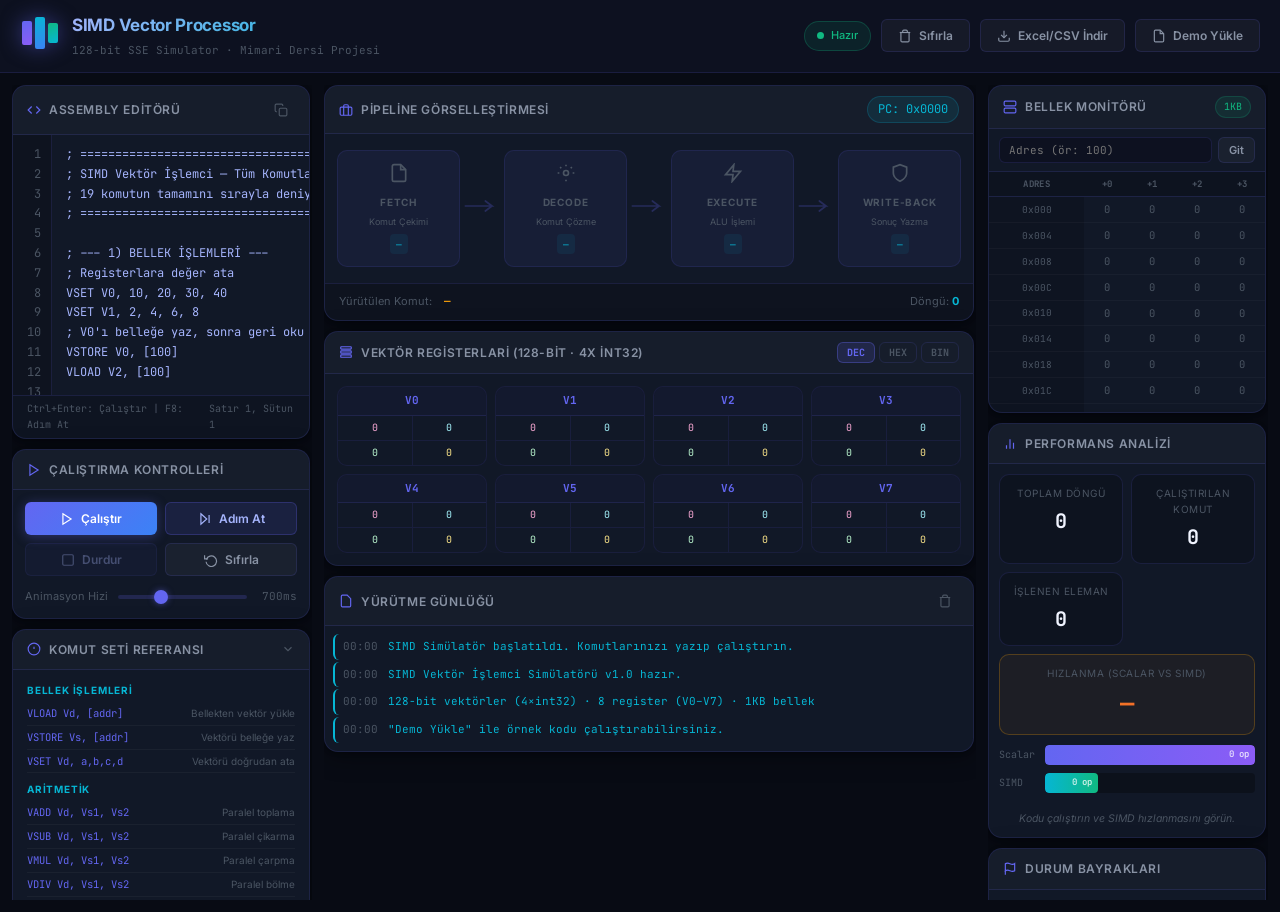
<file: index.html>
<!DOCTYPE html>
<html lang="tr">
<head>
  <meta charset="UTF-8" />
  <meta name="viewport" content="width=device-width, initial-scale=1.0" />
  <title>SIMD Vektör İşlemci Simülatörü</title>
  <meta name="description" content="128-bit SSE benzeri SIMD Vektör İşlemci Simülatörü - Pipeline görselleştirmesi, register ve bellek monitörü ile interaktif assembly editörü." />
  <link rel="preconnect" href="https://fonts.googleapis.com" />
  <link href="https://fonts.googleapis.com/css2?family=JetBrains+Mono:wght@300;400;500;600;700&family=Inter:wght@300;400;500;600;700;800&display=swap" rel="stylesheet" />
  <link rel="icon" type="image/svg+xml" href="data:image/svg+xml,%3Csvg xmlns='http://www.w3.org/2000/svg' viewBox='0 0 40 40'%3E%3Crect x='2' y='8' width='10' height='24' rx='2' fill='%234f8cff'/%3E%3Crect x='15' y='4' width='10' height='32' rx='2' fill='%2300e5a0'/%3E%3Crect x='28' y='10' width='10' height='20' rx='2' fill='%23ff6b6b'/%3E%3C/svg%3E" />
  <link rel="stylesheet" href="style.css" />
</head>
<body>
  <!-- Header -->
  <header class="app-header">
    <div class="header-logo">
      <div class="logo-icon">
        <svg viewBox="0 0 40 40" fill="none" xmlns="http://www.w3.org/2000/svg">
          <rect x="2" y="8" width="10" height="24" rx="2" fill="url(#grad1)"/>
          <rect x="15" y="4" width="10" height="32" rx="2" fill="url(#grad2)"/>
          <rect x="28" y="10" width="10" height="20" rx="2" fill="url(#grad3)"/>
          <defs>
            <linearGradient id="grad1" x1="2" y1="8" x2="12" y2="32" gradientUnits="userSpaceOnUse">
              <stop stop-color="#6366f1"/>
              <stop offset="1" stop-color="#8b5cf6"/>
            </linearGradient>
            <linearGradient id="grad2" x1="15" y1="4" x2="25" y2="36" gradientUnits="userSpaceOnUse">
              <stop stop-color="#06b6d4"/>
              <stop offset="1" stop-color="#3b82f6"/>
            </linearGradient>
            <linearGradient id="grad3" x1="28" y1="10" x2="38" y2="30" gradientUnits="userSpaceOnUse">
              <stop stop-color="#10b981"/>
              <stop offset="1" stop-color="#06b6d4"/>
            </linearGradient>
          </defs>
        </svg>
      </div>
      <div class="header-title">
        <h1>SIMD Vector Processor</h1>
        <span class="header-subtitle">128-bit SSE Simulator &middot; Mimari Dersi Projesi</span>
      </div>
    </div>
    <div class="header-controls">
      <div class="status-badge" id="status-badge">
        <span class="status-dot"></span>
        <span id="status-text">Hazır</span>
      </div>
      <button class="btn btn-ghost" id="btn-clear-all" title="Tümünü Temizle">
        <svg viewBox="0 0 24 24" fill="none" stroke="currentColor" stroke-width="2"><polyline points="3 6 5 6 21 6"/><path d="M19 6v14a2 2 0 0 1-2 2H7a2 2 0 0 1-2-2V6m3 0V4a2 2 0 0 1 2-2h4a2 2 0 0 1 2 2v2"/></svg>
        Sıfırla
      </button>
      <button class="btn btn-ghost" id="btn-export-csv" title="Sonuçları Excel/CSV olarak indir">
        <svg viewBox="0 0 24 24" fill="none" stroke="currentColor" stroke-width="2"><path d="M21 15v4a2 2 0 0 1-2 2H5a2 2 0 0 1-2-2v-4"/><polyline points="7 10 12 15 17 10"/><line x1="12" y1="15" x2="12" y2="3"/></svg>
        Excel/CSV İndir
      </button>
      <button class="btn btn-ghost" id="btn-load-demo" title="Demo Yükle">
        <svg viewBox="0 0 24 24" fill="none" stroke="currentColor" stroke-width="2"><path d="M14 2H6a2 2 0 0 0-2 2v16a2 2 0 0 0 2 2h12a2 2 0 0 0 2-2V8z"/><polyline points="14 2 14 8 20 8"/></svg>
        Demo Yükle
      </button>
    </div>
  </header>

  <!-- Main Layout -->
  <main class="app-main">

    <!-- LEFT PANEL: Editor + Controls -->
    <aside class="panel panel-left">

      <!-- Code Editor -->
      <div class="card editor-card">
        <div class="card-header">
          <div class="card-title">
            <svg viewBox="0 0 24 24" fill="none" stroke="currentColor" stroke-width="2"><polyline points="16 18 22 12 16 6"/><polyline points="8 6 2 12 8 18"/></svg>
            Assembly Editörü
          </div>
          <div class="card-actions">
            <button class="btn-icon" id="btn-copy" title="Kopyala">
              <svg viewBox="0 0 24 24" fill="none" stroke="currentColor" stroke-width="2"><rect x="9" y="9" width="13" height="13" rx="2" ry="2"/><path d="M5 15H4a2 2 0 0 1-2-2V4a2 2 0 0 1 2-2h9a2 2 0 0 1 2 2v1"/></svg>
            </button>
          </div>
        </div>
        <div class="editor-wrapper">
          <div class="line-numbers" id="line-numbers">1</div>
          <textarea id="code-editor" spellcheck="false" placeholder="; SIMD komutlarini buraya yazin"></textarea>
        </div>
        <div class="editor-footer">
          <span class="editor-hint">Ctrl+Enter: Çalıştır | F8: Adım At</span>
          <span id="cursor-pos">Satır 1, Sütun 1</span>
        </div>
      </div>

      <!-- Execution Controls -->
      <div class="card controls-card">
        <div class="card-header">
          <div class="card-title">
            <svg viewBox="0 0 24 24" fill="none" stroke="currentColor" stroke-width="2"><polygon points="5 3 19 12 5 21 5 3"/></svg>
            Çalıştırma Kontrolleri
          </div>
        </div>
        <div class="controls-grid">
          <button class="btn btn-primary" id="btn-run">
            <svg viewBox="0 0 24 24" fill="none" stroke="currentColor" stroke-width="2"><polygon points="5 3 19 12 5 21 5 3"/></svg>
            Çalıştır
          </button>
          <button class="btn btn-secondary" id="btn-step">
            <svg viewBox="0 0 24 24" fill="none" stroke="currentColor" stroke-width="2"><polygon points="5 3 15 12 5 21 5 3"/><line x1="19" y1="5" x2="19" y2="19"/></svg>
            Adım At
          </button>
          <button class="btn btn-secondary" id="btn-stop" disabled>
            <svg viewBox="0 0 24 24" fill="none" stroke="currentColor" stroke-width="2"><rect x="3" y="3" width="18" height="18" rx="2"/></svg>
            Durdur
          </button>
          <button class="btn btn-ghost" id="btn-reset">
            <svg viewBox="0 0 24 24" fill="none" stroke="currentColor" stroke-width="2"><polyline points="1 4 1 10 7 10"/><path d="M3.51 15a9 9 0 1 0 .49-3.96"/></svg>
            Sıfırla
          </button>
        </div>
        <div class="speed-control">
          <label for="speed-slider">Animasyon Hizi</label>
          <input type="range" id="speed-slider" min="100" max="2000" value="700" step="100" />
          <span id="speed-val">700ms</span>
        </div>
      </div>

      <!-- Instruction Set Reference -->
      <div class="card isa-card">
        <div class="card-header collapsible" id="isa-toggle">
          <div class="card-title">
            <svg viewBox="0 0 24 24" fill="none" stroke="currentColor" stroke-width="2"><circle cx="12" cy="12" r="10"/><line x1="12" y1="8" x2="12" y2="12"/><line x1="12" y1="16" x2="12.01" y2="16"/></svg>
            Komut Seti Referansı
          </div>
          <svg class="chevron" viewBox="0 0 24 24" fill="none" stroke="currentColor" stroke-width="2"><polyline points="6 9 12 15 18 9"/></svg>
        </div>
        <div class="isa-body" id="isa-body">
          <div class="isa-category">
            <div class="isa-cat-title">Bellek İşlemleri</div>
            <div class="isa-item"><code>VLOAD Vd, [addr]</code><span>Bellekten vektör yükle</span></div>
            <div class="isa-item"><code>VSTORE Vs, [addr]</code><span>Vektörü belleğe yaz</span></div>
            <div class="isa-item"><code>VSET Vd, a,b,c,d</code><span>Vektörü doğrudan ata</span></div>
          </div>
          <div class="isa-category">
            <div class="isa-cat-title">Aritmetik</div>
            <div class="isa-item"><code>VADD Vd, Vs1, Vs2</code><span>Paralel toplama</span></div>
            <div class="isa-item"><code>VSUB Vd, Vs1, Vs2</code><span>Paralel çikarma</span></div>
            <div class="isa-item"><code>VMUL Vd, Vs1, Vs2</code><span>Paralel çarpma</span></div>
            <div class="isa-item"><code>VDIV Vd, Vs1, Vs2</code><span>Paralel bölme</span></div>
            <div class="isa-item"><code>VDOT Vd, Vs1, Vs2</code><span>Dot product</span></div>
            <div class="isa-item"><code>VABS Vd, Vs</code><span>Mutlak deger</span></div>
            <div class="isa-item"><code>VMAX Vd, Vs1, Vs2</code><span>Eleman bazli maksimum</span></div>
            <div class="isa-item"><code>VMIN Vd, Vs1, Vs2</code><span>Eleman bazli minimum</span></div>
          </div>
          <div class="isa-category">
            <div class="isa-cat-title">Mantık ve Bit</div>
            <div class="isa-item"><code>VAND Vd, Vs1, Vs2</code><span>Bitwise AND</span></div>
            <div class="isa-item"><code>VOR Vd, Vs1, Vs2</code><span>Bitwise OR</span></div>
            <div class="isa-item"><code>VXOR Vd, Vs1, Vs2</code><span>Bitwise XOR</span></div>
            <div class="isa-item"><code>VNOT Vd, Vs</code><span>Bitwise NOT</span></div>
            <div class="isa-item"><code>VSHL Vd, Vs, n</code><span>Sola bit kaydırma</span></div>
            <div class="isa-item"><code>VSHR Vd, Vs, n</code><span>Sağa bit kaydırma</span></div>
          </div>
          <div class="isa-category">
            <div class="isa-cat-title">Karşılaştırma</div>
            <div class="isa-item"><code>VCMPEQ Vd, Vs1, Vs2</code><span>Eşitlik maskesi</span></div>
            <div class="isa-item"><code>VCMPGT Vd, Vs1, Vs2</code><span>Büyüktür maskesi</span></div>
            <div class="isa-item"><code>VCMPLT Vd, Vs1, Vs2</code><span>Küçüktür maskesi</span></div>
          </div>
        </div>
      </div>

    </aside>

    <!-- CENTER PANEL: Pipeline + Output -->
    <section class="panel panel-center">

      <!-- Pipeline Visualization -->
      <div class="card pipeline-card">
        <div class="card-header">
          <div class="card-title">
            <svg viewBox="0 0 24 24" fill="none" stroke="currentColor" stroke-width="2"><rect x="2" y="7" width="20" height="14" rx="2" ry="2"/><path d="M16 21V5a2 2 0 0 0-2-2h-4a2 2 0 0 0-2 2v16"/></svg>
            Pipeline Görselleştirmesi
          </div>
          <div class="pipeline-pc-badge">PC: <span id="pipeline-pc">0x0000</span></div>
        </div>
        <div class="pipeline-stages">
          <div class="pipeline-stage" id="stage-fetch">
            <div class="stage-icon">
              <svg viewBox="0 0 24 24" fill="none" stroke="currentColor" stroke-width="2"><path d="M14 2H6a2 2 0 0 0-2 2v16a2 2 0 0 0 2 2h12a2 2 0 0 0 2-2V8z"/><polyline points="14 2 14 8 20 8"/></svg>
            </div>
            <div class="stage-name">FETCH</div>
            <div class="stage-desc">Komut Çekimi</div>
            <div class="stage-instr" id="fetch-instr">—</div>
          </div>
          <div class="pipeline-arrow">
            <svg viewBox="0 0 40 24" fill="none"><path d="M0 12 L32 12 L24 6 M32 12 L24 18" stroke="currentColor" stroke-width="2" stroke-linecap="round"/></svg>
          </div>
          <div class="pipeline-stage" id="stage-decode">
            <div class="stage-icon">
              <svg viewBox="0 0 24 24" fill="none" stroke="currentColor" stroke-width="2"><circle cx="12" cy="12" r="3"/><path d="M19.07 4.93l-1.41 1.41M4.93 4.93l1.41 1.41M12 2v2M12 20v2M20 12h2M2 12h2"/></svg>
            </div>
            <div class="stage-name">DECODE</div>
            <div class="stage-desc">Komut Çözme</div>
            <div class="stage-instr" id="decode-instr">—</div>
          </div>
          <div class="pipeline-arrow">
            <svg viewBox="0 0 40 24" fill="none"><path d="M0 12 L32 12 L24 6 M32 12 L24 18" stroke="currentColor" stroke-width="2" stroke-linecap="round"/></svg>
          </div>
          <div class="pipeline-stage" id="stage-execute">
            <div class="stage-icon">
              <svg viewBox="0 0 24 24" fill="none" stroke="currentColor" stroke-width="2"><polygon points="13 2 3 14 12 14 11 22 21 10 12 10 13 2"/></svg>
            </div>
            <div class="stage-name">EXECUTE</div>
            <div class="stage-desc">ALU İşlemi</div>
            <div class="stage-instr" id="execute-instr">—</div>
          </div>
          <div class="pipeline-arrow">
            <svg viewBox="0 0 40 24" fill="none"><path d="M0 12 L32 12 L24 6 M32 12 L24 18" stroke="currentColor" stroke-width="2" stroke-linecap="round"/></svg>
          </div>
          <div class="pipeline-stage" id="stage-writeback">
            <div class="stage-icon">
              <svg viewBox="0 0 24 24" fill="none" stroke="currentColor" stroke-width="2"><path d="M12 22s8-4 8-10V5l-8-3-8 3v7c0 6 8 10 8 10z"/></svg>
            </div>
            <div class="stage-name">WRITE-BACK</div>
            <div class="stage-desc">Sonuç Yazma</div>
            <div class="stage-instr" id="writeback-instr">—</div>
          </div>
        </div>
        <div class="current-instr-bar" id="current-instr-bar">
          <span class="cib-label">Yürütülen Komut:</span>
          <span class="cib-instr" id="cib-instr">—</span>
          <span class="cib-cycle">Döngü: <strong id="cib-cycle">0</strong></span>
        </div>
      </div>

      <!-- Vector Registers -->
      <div class="card registers-card">
        <div class="card-header">
          <div class="card-title">
            <svg viewBox="0 0 24 24" fill="none" stroke="currentColor" stroke-width="2"><rect x="3" y="3" width="18" height="4" rx="1"/><rect x="3" y="10" width="18" height="4" rx="1"/><rect x="3" y="17" width="18" height="4" rx="1"/></svg>
            Vektör Registerlari (128-bit · 4x int32)
          </div>
          <div class="register-view-toggle">
            <button class="view-btn active" id="view-dec" data-view="dec">DEC</button>
            <button class="view-btn" id="view-hex" data-view="hex">HEX</button>
            <button class="view-btn" id="view-bin" data-view="bin">BIN</button>
          </div>
        </div>
        <div class="registers-grid" id="registers-grid">
          <!-- Populated by JS -->
        </div>
      </div>

      <!-- Execution Log -->
      <div class="card log-card">
        <div class="card-header">
          <div class="card-title">
            <svg viewBox="0 0 24 24" fill="none" stroke="currentColor" stroke-width="2"><path d="M14 2H6a2 2 0 0 0-2 2v16a2 2 0 0 0 2 2h12a2 2 0 0 0 2-2V8z"/></svg>
            Yürütme Günlüğü
          </div>
          <button class="btn-icon" id="btn-clear-log" title="Günlüğü Temizle">
            <svg viewBox="0 0 24 24" fill="none" stroke="currentColor" stroke-width="2"><polyline points="3 6 5 6 21 6"/><path d="M19 6v14a2 2 0 0 1-2 2H7a2 2 0 0 1-2-2V6m3 0V4a2 2 0 0 1 2-2h4a2 2 0 0 1 2 2v2"/></svg>
          </button>
        </div>
        <div class="log-body" id="log-body">
          <div class="log-entry log-info">
            <span class="log-time">00:00</span>
            <span class="log-msg">SIMD Simülatör başlatıldı. Komutlarınızı yazıp çalıştırın.</span>
          </div>
        </div>
      </div>

    </section>

    <!-- RIGHT PANEL: Memory + Performance -->
    <aside class="panel panel-right">

      <!-- Memory View -->
      <div class="card memory-card">
        <div class="card-header">
          <div class="card-title">
            <svg viewBox="0 0 24 24" fill="none" stroke="currentColor" stroke-width="2"><rect x="2" y="2" width="20" height="8" rx="2" ry="2"/><rect x="2" y="14" width="20" height="8" rx="2" ry="2"/></svg>
            Bellek Monitörü
          </div>
          <span class="memory-size-badge">1KB</span>
        </div>
        <div class="memory-controls">
          <input type="number" id="mem-jump-addr" placeholder="Adres (ör: 100)" min="0" max="255" />
          <button class="btn btn-ghost btn-sm" id="btn-mem-jump">Git</button>
        </div>
        <div class="memory-table-wrapper">
          <table class="memory-table">
            <thead>
              <tr>
                <th>Adres</th>
                <th>+0</th>
                <th>+1</th>
                <th>+2</th>
                <th>+3</th>
              </tr>
            </thead>
            <tbody id="memory-body">
              <!-- Populated by JS -->
            </tbody>
          </table>
        </div>
      </div>

      <!-- Performance Stats -->
      <div class="card perf-card">
        <div class="card-header">
          <div class="card-title">
            <svg viewBox="0 0 24 24" fill="none" stroke="currentColor" stroke-width="2"><line x1="18" y1="20" x2="18" y2="10"/><line x1="12" y1="20" x2="12" y2="4"/><line x1="6" y1="20" x2="6" y2="14"/></svg>
            Performans Analizi
          </div>
        </div>
        <div class="perf-stats">
          <div class="perf-stat">
            <div class="perf-stat-label">Toplam Döngü</div>
            <div class="perf-stat-value" id="stat-cycles">0</div>
          </div>
          <div class="perf-stat">
            <div class="perf-stat-label">Çalıştırılan Komut</div>
            <div class="perf-stat-value" id="stat-instr">0</div>
          </div>
          <div class="perf-stat">
            <div class="perf-stat-label">İşlenen Eleman</div>
            <div class="perf-stat-value" id="stat-elems">0</div>
          </div>
          <div class="perf-stat highlight">
            <div class="perf-stat-label">Hızlanma (Scalar vs SIMD)</div>
            <div class="perf-stat-value speedup" id="stat-speedup">—</div>
          </div>
        </div>
        <div class="speedup-chart">
          <div class="speedup-bar-group">
            <div class="speedup-bar-label">Scalar</div>
            <div class="speedup-bar-track">
              <div class="speedup-bar scalar-bar" id="scalar-bar" style="width:100%">
                <span id="scalar-ops">0 op</span>
              </div>
            </div>
          </div>
          <div class="speedup-bar-group">
            <div class="speedup-bar-label">SIMD</div>
            <div class="speedup-bar-track">
              <div class="speedup-bar simd-bar" id="simd-bar" style="width:25%">
                <span id="simd-ops">0 op</span>
              </div>
            </div>
          </div>
        </div>
        <div class="perf-note" id="perf-note">Kodu çalıştırın ve SIMD hızlanmasını görün.</div>
      </div>

      <!-- Flags / Status Register -->
      <div class="card flags-card">
        <div class="card-header">
          <div class="card-title">
            <svg viewBox="0 0 24 24" fill="none" stroke="currentColor" stroke-width="2"><path d="M4 15s1-1 4-1 5 2 8 2 4-1 4-1V3s-1 1-4 1-5-2-8-2-4 1-4 1z"/><line x1="4" y1="22" x2="4" y2="15"/></svg>
            Durum Bayrakları
          </div>
        </div>
        <div class="flags-grid">
          <div class="flag-item" id="flag-zero">
            <div class="flag-led"></div>
            <div class="flag-name">ZF</div>
            <div class="flag-desc">Zero</div>
          </div>
          <div class="flag-item" id="flag-overflow">
            <div class="flag-led"></div>
            <div class="flag-name">OF</div>
            <div class="flag-desc">Overflow</div>
          </div>
          <div class="flag-item" id="flag-negative">
            <div class="flag-led"></div>
            <div class="flag-name">NF</div>
            <div class="flag-desc">Negative</div>
          </div>
          <div class="flag-item" id="flag-carry">
            <div class="flag-led"></div>
            <div class="flag-name">CF</div>
            <div class="flag-desc">Carry</div>
          </div>
        </div>
        <div class="mask-display" id="mask-display" style="display:none">
          <div class="mask-label">Son Karşılaştırma Maskesi</div>
          <div class="mask-value" id="mask-value">[0, 0, 0, 0]</div>
        </div>
      </div>

    </aside>
  </main>

  <div id="toast-container"></div>

  <script src="simulator.js"></script>
</body>
</html>
</file>
<file: style.css>
/* ============================================================
   SIMD Vector Processor Simulator — style.css
   Premium dark-mode design with glassmorphism & animations
   ============================================================ */

/* ── Tokens ───────────────────────────────────────────────── */
:root {
  --bg-base:        #080b14;
  --bg-surface:     #0d1120;
  --bg-card:        #111827;
  --bg-card-hover:  #141d2e;
  --bg-input:       #0d1120;

  --border:         rgba(99,102,241,0.15);
  --border-bright:  rgba(99,102,241,0.4);

  --text-primary:   #f0f4ff;
  --text-secondary: #8892a4;
  --text-muted:     #4b5563;
  --text-code:      #a5b4fc;

  --accent-purple:  #6366f1;
  --accent-cyan:    #06b6d4;
  --accent-green:   #10b981;
  --accent-amber:   #f59e0b;
  --accent-red:     #ef4444;
  --accent-blue:    #3b82f6;

  --stage-idle:     rgba(99,102,241,0.08);
  --stage-active:   rgba(99,102,241,0.22);

  --font-sans:    'Inter', system-ui, sans-serif;
  --font-mono:    'JetBrains Mono', 'Fira Code', monospace;

  --radius-sm:  6px;
  --radius-md:  10px;
  --radius-lg:  14px;
  --radius-xl:  20px;

  --shadow-card: 0 4px 24px rgba(0,0,0,0.4), 0 1px 4px rgba(0,0,0,0.3);
  --shadow-glow: 0 0 24px rgba(99,102,241,0.15);

  --transition: 0.22s cubic-bezier(0.4,0,0.2,1);
}

/* ── Reset ───────────────────────────────────────────────── */
*, *::before, *::after { box-sizing: border-box; margin: 0; padding: 0; }
html { height: 100%; }
body {
  min-height: 100vh;
  background: var(--bg-base);
  color: var(--text-primary);
  font-family: var(--font-sans);
  font-size: 13px;
  line-height: 1.6;
  overflow-x: hidden;
}

/* ── Scrollbar ───────────────────────────────────────────── */
::-webkit-scrollbar { width: 5px; height: 5px; }
::-webkit-scrollbar-track { background: var(--bg-surface); }
::-webkit-scrollbar-thumb { background: rgba(99,102,241,0.3); border-radius: 8px; }
::-webkit-scrollbar-thumb:hover { background: rgba(99,102,241,0.5); }

/* ── Header ─────────────────────────────────────────────── */
.app-header {
  display: flex;
  align-items: center;
  justify-content: space-between;
  padding: 12px 20px;
  background: var(--bg-surface);
  border-bottom: 1px solid var(--border);
  position: sticky;
  top: 0;
  z-index: 100;
  backdrop-filter: blur(12px);
}
.header-logo {
  display: flex;
  align-items: center;
  gap: 12px;
}
.logo-icon svg {
  width: 40px;
  height: 40px;
  filter: drop-shadow(0 0 10px rgba(99,102,241,0.5));
}
.header-title h1 {
  font-size: 17px;
  font-weight: 700;
  background: linear-gradient(135deg, #a5b4fc, #06b6d4);
  -webkit-background-clip: text;
  -webkit-text-fill-color: transparent;
  background-clip: text;
  letter-spacing: -0.3px;
}
.header-subtitle {
  font-size: 11px;
  color: var(--text-muted);
  font-family: var(--font-mono);
}
.header-controls {
  display: flex;
  align-items: center;
  gap: 10px;
}

/* ── Status Badge ─────────────────────────────────────────── */
.status-badge {
  display: flex;
  align-items: center;
  gap: 7px;
  padding: 5px 12px;
  background: rgba(16,185,129,0.1);
  border: 1px solid rgba(16,185,129,0.25);
  border-radius: 999px;
  font-size: 11px;
  font-weight: 500;
  color: var(--accent-green);
}
.status-dot {
  width: 7px; height: 7px;
  border-radius: 50%;
  background: var(--accent-green);
  animation: pulse-dot 2s infinite;
}
.status-badge.running {
  background: rgba(245,158,11,0.1);
  border-color: rgba(245,158,11,0.3);
  color: var(--accent-amber);
}
.status-badge.running .status-dot {
  background: var(--accent-amber);
}
.status-badge.error {
  background: rgba(239,68,68,0.1);
  border-color: rgba(239,68,68,0.3);
  color: var(--accent-red);
}
.status-badge.error .status-dot {
  background: var(--accent-red);
  animation: none;
}
@keyframes pulse-dot {
  0%,100% { opacity:1; transform:scale(1); }
  50%      { opacity:0.5; transform:scale(0.8); }
}

/* ── Buttons ─────────────────────────────────────────────── */
.btn {
  display: inline-flex;
  align-items: center;
  gap: 7px;
  padding: 8px 16px;
  border: none;
  border-radius: var(--radius-sm);
  font-family: var(--font-sans);
  font-size: 12px;
  font-weight: 600;
  cursor: pointer;
  transition: var(--transition);
  white-space: nowrap;
  text-decoration: none;
}
.btn svg { width: 14px; height: 14px; flex-shrink: 0; }
.btn:disabled { opacity: 0.35; cursor: not-allowed; }
.btn-primary {
  background: linear-gradient(135deg, var(--accent-purple), var(--accent-blue));
  color: #fff;
  box-shadow: 0 2px 12px rgba(99,102,241,0.35);
}
.btn-primary:not(:disabled):hover {
  transform: translateY(-1px);
  box-shadow: 0 4px 20px rgba(99,102,241,0.5);
}
.btn-secondary {
  background: rgba(99,102,241,0.12);
  color: #a5b4fc;
  border: 1px solid rgba(99,102,241,0.25);
}
.btn-secondary:not(:disabled):hover {
  background: rgba(99,102,241,0.22);
  border-color: rgba(99,102,241,0.45);
}
.btn-ghost {
  background: rgba(255,255,255,0.04);
  color: var(--text-secondary);
  border: 1px solid var(--border);
}
.btn-ghost:not(:disabled):hover {
  background: rgba(255,255,255,0.08);
  color: var(--text-primary);
  border-color: var(--border-bright);
}
.btn-sm { padding: 5px 10px; font-size: 11px; }
.btn-icon {
  display: inline-flex;
  align-items: center;
  justify-content: center;
  width: 28px; height: 28px;
  border: none;
  border-radius: var(--radius-sm);
  background: transparent;
  color: var(--text-muted);
  cursor: pointer;
  transition: var(--transition);
}
.btn-icon svg { width: 14px; height: 14px; }
.btn-icon:hover { background: rgba(255,255,255,0.07); color: var(--text-primary); }

/* ── Layout ─────────────────────────────────────────────── */
.app-main {
  display: grid;
  grid-template-columns: 300px 1fr 280px;
  gap: 12px;
  padding: 12px;
  height: calc(100vh - 61px);
  overflow: hidden;
}
.panel {
  display: flex;
  flex-direction: column;
  gap: 10px;
  overflow-y: auto;
  overflow-x: hidden;
  padding-right: 2px;
}
.panel-center { overflow-y: auto; }

/* ── Card ────────────────────────────────────────────────── */
.card {
  background: var(--bg-card);
  border: 1px solid var(--border);
  border-radius: var(--radius-lg);
  box-shadow: var(--shadow-card);
  overflow: hidden;
  flex-shrink: 0;
}
.card-header {
  display: flex;
  align-items: center;
  justify-content: space-between;
  padding: 10px 14px;
  border-bottom: 1px solid var(--border);
  background: rgba(255,255,255,0.02);
}
.card-header.collapsible { cursor: pointer; user-select: none; }
.card-header.collapsible:hover { background: rgba(255,255,255,0.04); }
.card-title {
  display: flex;
  align-items: center;
  gap: 8px;
  font-size: 12px;
  font-weight: 600;
  color: var(--text-secondary);
  text-transform: uppercase;
  letter-spacing: 0.05em;
}
.card-title svg { width: 14px; height: 14px; color: var(--accent-purple); flex-shrink: 0; }
.card-actions { display: flex; gap: 4px; }
.chevron { width: 14px; height: 14px; transition: transform 0.3s; color: var(--text-muted); }
.chevron.open { transform: rotate(180deg); }

/* ── Editor Card ─────────────────────────────────────────── */
.editor-card { display: flex; flex-direction: column; }
.editor-wrapper {
  display: flex;
  flex: 1;
  min-height: 200px;
  max-height: 260px;
  overflow: hidden;
}
.line-numbers {
  padding: 10px 10px 10px 14px;
  font-family: var(--font-mono);
  font-size: 12px;
  line-height: 1.65;
  color: var(--text-muted);
  background: rgba(0,0,0,0.2);
  border-right: 1px solid var(--border);
  user-select: none;
  min-width: 36px;
  text-align: right;
  white-space: pre;
  overflow: hidden;
}
#code-editor {
  flex: 1;
  padding: 10px 14px;
  font-family: var(--font-mono);
  font-size: 12px;
  line-height: 1.65;
  color: var(--text-code);
  background: transparent;
  border: none;
  outline: none;
  resize: none;
  white-space: pre;
  overflow-wrap: normal;
  overflow-x: auto;
}
#code-editor::placeholder { color: var(--text-muted); }
.editor-footer {
  display: flex;
  justify-content: space-between;
  align-items: center;
  padding: 5px 14px;
  border-top: 1px solid var(--border);
  font-size: 10px;
  color: var(--text-muted);
  font-family: var(--font-mono);
  background: rgba(0,0,0,0.15);
}

/* ── Controls Card ───────────────────────────────────────── */
.controls-grid {
  display: grid;
  grid-template-columns: 1fr 1fr;
  gap: 8px;
  padding: 12px;
}
.controls-grid .btn { justify-content: center; }
.speed-control {
  display: flex;
  align-items: center;
  gap: 10px;
  padding: 0 12px 12px;
  font-size: 11px;
  color: var(--text-muted);
}
.speed-control label { flex-shrink: 0; }
#speed-slider {
  flex: 1;
  appearance: none;
  height: 4px;
  border-radius: 4px;
  background: rgba(99,102,241,0.2);
  outline: none;
  cursor: pointer;
}
#speed-slider::-webkit-slider-thumb {
  appearance: none;
  width: 14px; height: 14px;
  border-radius: 50%;
  background: var(--accent-purple);
  cursor: pointer;
  box-shadow: 0 0 6px rgba(99,102,241,0.5);
}
#speed-val { font-family: var(--font-mono); min-width: 40px; text-align: right; }

/* ── ISA Card ─────────────────────────────────────────────── */
.isa-body { padding: 8px 4px; display: flex; flex-direction: column; gap: 2px; }
.isa-category { padding: 4px 10px 2px; }
.isa-cat-title {
  font-size: 10px;
  font-weight: 700;
  text-transform: uppercase;
  letter-spacing: 0.08em;
  color: var(--accent-cyan);
  margin-bottom: 4px;
}
.isa-item {
  display: flex;
  align-items: baseline;
  justify-content: space-between;
  gap: 8px;
  padding: 3px 0;
  border-bottom: 1px solid rgba(255,255,255,0.04);
  font-size: 11px;
  cursor: pointer;
  transition: var(--transition);
}
.isa-item:hover { background: rgba(99,102,241,0.06); border-radius: 4px; padding-left: 4px; }
.isa-item code {
  font-family: var(--font-mono);
  font-size: 10.5px;
  color: var(--accent-purple);
  flex-shrink: 0;
}
.isa-item span { color: var(--text-muted); text-align: right; font-size: 10px; }

/* ── Pipeline ────────────────────────────────────────────── */
.pipeline-card { padding-bottom: 0; }
.pipeline-pc-badge {
  font-family: var(--font-mono);
  font-size: 12px;
  color: var(--accent-cyan);
  background: rgba(6,182,212,0.1);
  border: 1px solid rgba(6,182,212,0.2);
  padding: 3px 10px;
  border-radius: 999px;
}
.pipeline-stages {
  display: flex;
  align-items: center;
  justify-content: space-between;
  padding: 16px 12px;
  gap: 4px;
}
.pipeline-stage {
  flex: 1;
  display: flex;
  flex-direction: column;
  align-items: center;
  gap: 5px;
  padding: 12px 8px;
  background: var(--stage-idle);
  border: 1px solid rgba(99,102,241,0.12);
  border-radius: var(--radius-md);
  transition: var(--transition);
  min-width: 0;
}
.pipeline-stage.active {
  background: var(--stage-active);
  border-color: rgba(99,102,241,0.45);
  box-shadow: 0 0 18px rgba(99,102,241,0.2);
  transform: translateY(-2px);
}
.pipeline-stage.active .stage-icon svg { color: var(--accent-purple); }
.pipeline-stage.active .stage-name { color: var(--text-primary); }
.stage-icon svg { width: 20px; height: 20px; color: var(--text-muted); transition: var(--transition); }
.stage-name {
  font-size: 10px;
  font-weight: 700;
  letter-spacing: 0.08em;
  color: var(--text-muted);
  transition: var(--transition);
}
.stage-desc { font-size: 9px; color: var(--text-muted); text-align: center; }
.stage-instr {
  font-family: var(--font-mono);
  font-size: 9.5px;
  color: var(--accent-cyan);
  background: rgba(6,182,212,0.08);
  padding: 2px 6px;
  border-radius: 4px;
  max-width: 100%;
  overflow: hidden;
  text-overflow: ellipsis;
  white-space: nowrap;
  min-height: 20px;
  display: flex;
  align-items: center;
  justify-content: center;
}
.pipeline-arrow svg { width: 36px; height: 20px; color: rgba(99,102,241,0.25); }
.current-instr-bar {
  display: flex;
  align-items: center;
  gap: 12px;
  padding: 9px 14px;
  border-top: 1px solid var(--border);
  background: rgba(0,0,0,0.2);
  font-size: 11px;
}
.cib-label { color: var(--text-muted); }
.cib-instr { font-family: var(--font-mono); color: var(--accent-amber); font-weight: 600; flex: 1; }
.cib-cycle { color: var(--text-muted); margin-left: auto; }
.cib-cycle strong { color: var(--accent-cyan); }

/* ── Registers ───────────────────────────────────────────── */
.registers-card {}
.register-view-toggle {
  display: flex;
  gap: 4px;
}
.view-btn {
  padding: 3px 9px;
  font-size: 10px;
  font-weight: 700;
  font-family: var(--font-mono);
  color: var(--text-muted);
  background: transparent;
  border: 1px solid var(--border);
  border-radius: var(--radius-sm);
  cursor: pointer;
  transition: var(--transition);
}
.view-btn.active, .view-btn:hover {
  background: rgba(99,102,241,0.15);
  color: var(--accent-purple);
  border-color: rgba(99,102,241,0.35);
}
.registers-grid {
  display: grid;
  grid-template-columns: repeat(4, 1fr);
  gap: 8px;
  padding: 12px;
}
.register-item {
  background: rgba(0,0,0,0.25);
  border: 1px solid var(--border);
  border-radius: var(--radius-md);
  overflow: hidden;
  transition: var(--transition);
}
.register-item.modified {
  border-color: rgba(99,102,241,0.5);
  box-shadow: 0 0 12px rgba(99,102,241,0.2);
  animation: register-flash 0.6s ease;
}
@keyframes register-flash {
  0%   { background: rgba(99,102,241,0.3); }
  100% { background: rgba(0,0,0,0.25); }
}
.reg-name {
  padding: 5px 8px;
  font-family: var(--font-mono);
  font-size: 11px;
  font-weight: 700;
  color: var(--accent-purple);
  background: rgba(99,102,241,0.08);
  border-bottom: 1px solid var(--border);
  text-align: center;
}
.reg-lanes {
  display: grid;
  grid-template-columns: 1fr 1fr;
  gap: 1px;
  background: var(--border);
}
.reg-lane {
  padding: 4px 5px;
  font-family: var(--font-mono);
  font-size: 10px;
  text-align: center;
  background: var(--bg-card);
  color: var(--text-primary);
  transition: background 0.3s;
  word-break: break-all;
}
.reg-lane.lane-0 { color: #f9a8d4; }
.reg-lane.lane-1 { color: #a5f3fc; }
.reg-lane.lane-2 { color: #bbf7d0; }
.reg-lane.lane-3 { color: #fde68a; }

/* ── Execution Log ───────────────────────────────────────── */
.log-card {}
.log-body {
  padding: 8px;
  max-height: 160px;
  overflow-y: auto;
  display: flex;
  flex-direction: column;
  gap: 2px;
}
.log-entry {
  display: flex;
  gap: 10px;
  padding: 4px 8px;
  border-radius: var(--radius-sm);
  font-size: 11px;
  font-family: var(--font-mono);
  border-left: 2px solid transparent;
  transition: background 0.2s;
}
.log-entry:hover { background: rgba(255,255,255,0.03); }
.log-time { color: var(--text-muted); flex-shrink: 0; }
.log-msg { color: var(--text-secondary); word-break: break-word; }
.log-info { border-left-color: var(--accent-cyan); }
.log-info .log-msg { color: var(--accent-cyan); }
.log-success { border-left-color: var(--accent-green); }
.log-success .log-msg { color: var(--accent-green); }
.log-error { border-left-color: var(--accent-red); }
.log-error .log-msg { color: var(--accent-red); }
.log-exec { border-left-color: var(--accent-amber); }
.log-exec .log-msg { color: var(--text-primary); }

/* ── Memory ──────────────────────────────────────────────── */
.memory-size-badge {
  font-family: var(--font-mono);
  font-size: 10px;
  color: var(--accent-green);
  background: rgba(16,185,129,0.1);
  border: 1px solid rgba(16,185,129,0.2);
  padding: 2px 8px;
  border-radius: 999px;
}
.memory-controls {
  display: flex;
  gap: 6px;
  padding: 8px 10px;
  border-bottom: 1px solid var(--border);
}
.memory-controls input {
  flex: 1;
  padding: 5px 9px;
  background: var(--bg-input);
  border: 1px solid var(--border);
  border-radius: var(--radius-sm);
  color: var(--text-primary);
  font-family: var(--font-mono);
  font-size: 11px;
  outline: none;
}
.memory-controls input:focus { border-color: var(--border-bright); }
.memory-table-wrapper {
  max-height: 240px;
  overflow-y: auto;
}
.memory-table {
  width: 100%;
  border-collapse: collapse;
  font-family: var(--font-mono);
  font-size: 10.5px;
}
.memory-table th {
  padding: 5px 4px;
  text-align: center;
  color: var(--text-muted);
  background: rgba(0,0,0,0.2);
  border-bottom: 1px solid var(--border);
  font-size: 9px;
  text-transform: uppercase;
  letter-spacing: 0.05em;
  position: sticky;
  top: 0;
}
.memory-table td {
  padding: 4px 5px;
  text-align: center;
  border-bottom: 1px solid rgba(255,255,255,0.03);
  transition: background 0.25s;
}
.memory-table td:first-child {
  color: var(--text-muted);
  background: rgba(0,0,0,0.15);
  font-size: 9.5px;
}
.memory-table tr:hover td { background: rgba(99,102,241,0.06); }
.mem-cell { color: var(--text-primary); }
.mem-cell.active {
  color: var(--accent-amber);
  background: rgba(245,158,11,0.12) !important;
}
.mem-cell.zero { color: var(--text-muted); }

/* ── Performance ─────────────────────────────────────────── */
.perf-stats {
  display: grid;
  grid-template-columns: 1fr 1fr;
  gap: 8px;
  padding: 10px;
}
.perf-stat {
  background: rgba(0,0,0,0.2);
  border: 1px solid var(--border);
  border-radius: var(--radius-md);
  padding: 10px;
  text-align: center;
}
.perf-stat.highlight {
  grid-column: span 2;
  border-color: rgba(245,158,11,0.25);
  background: rgba(245,158,11,0.05);
}
.perf-stat-label {
  font-size: 10px;
  color: var(--text-muted);
  text-transform: uppercase;
  letter-spacing: 0.05em;
  margin-bottom: 4px;
}
.perf-stat-value {
  font-family: var(--font-mono);
  font-size: 20px;
  font-weight: 700;
  color: var(--text-primary);
}
.perf-stat-value.speedup {
  font-size: 24px;
  background: linear-gradient(135deg, #f59e0b, #ef4444);
  -webkit-background-clip: text;
  -webkit-text-fill-color: transparent;
  background-clip: text;
}
.speedup-chart {
  padding: 0 10px 10px;
  display: flex;
  flex-direction: column;
  gap: 8px;
}
.speedup-bar-group { display: flex; align-items: center; gap: 8px; }
.speedup-bar-label {
  font-size: 10px;
  color: var(--text-muted);
  width: 38px;
  flex-shrink: 0;
  font-family: var(--font-mono);
}
.speedup-bar-track {
  flex: 1;
  height: 20px;
  background: rgba(0,0,0,0.3);
  border-radius: 4px;
  overflow: hidden;
}
.speedup-bar {
  height: 100%;
  display: flex;
  align-items: center;
  justify-content: flex-end;
  padding-right: 6px;
  font-size: 9px;
  font-family: var(--font-mono);
  font-weight: 600;
  color: rgba(255,255,255,0.8);
  border-radius: 4px;
  transition: width 0.6s cubic-bezier(0.4,0,0.2,1);
  min-width: 30px;
}
.scalar-bar { background: linear-gradient(90deg, #6366f1, #8b5cf6); }
.simd-bar   { background: linear-gradient(90deg, #06b6d4, #10b981); }
.perf-note {
  padding: 8px 10px 10px;
  font-size: 10.5px;
  color: var(--text-muted);
  text-align: center;
  font-style: italic;
}

/* ── Flags ───────────────────────────────────────────────── */
.flags-grid {
  display: grid;
  grid-template-columns: repeat(4,1fr);
  gap: 8px;
  padding: 12px;
}
.flag-item {
  display: flex;
  flex-direction: column;
  align-items: center;
  gap: 5px;
  padding: 10px 6px;
  background: rgba(0,0,0,0.25);
  border: 1px solid var(--border);
  border-radius: var(--radius-md);
  transition: var(--transition);
}
.flag-item.active {
  border-color: rgba(99,102,241,0.5);
  background: rgba(99,102,241,0.1);
}
.flag-led {
  width: 12px; height: 12px;
  border-radius: 50%;
  background: var(--bg-surface);
  border: 2px solid var(--text-muted);
  transition: var(--transition);
}
.flag-item.active .flag-led {
  background: var(--accent-purple);
  border-color: var(--accent-purple);
  box-shadow: 0 0 8px rgba(99,102,241,0.6);
}
.flag-name {
  font-family: var(--font-mono);
  font-size: 11px;
  font-weight: 700;
  color: var(--text-primary);
}
.flag-desc { font-size: 9px; color: var(--text-muted); }
.mask-display {
  padding: 8px 12px 12px;
  border-top: 1px solid var(--border);
}
.mask-label { font-size: 10px; color: var(--text-muted); margin-bottom: 4px; }
.mask-value {
  font-family: var(--font-mono);
  font-size: 13px;
  color: var(--accent-amber);
  background: rgba(245,158,11,0.08);
  padding: 6px 10px;
  border-radius: var(--radius-sm);
}

/* ── Toast ───────────────────────────────────────────────── */
#toast-container {
  position: fixed;
  bottom: 20px;
  right: 20px;
  display: flex;
  flex-direction: column;
  gap: 8px;
  z-index: 1000;
  pointer-events: none;
}
.toast {
  padding: 10px 16px;
  border-radius: var(--radius-md);
  font-size: 12px;
  font-weight: 500;
  box-shadow: 0 4px 20px rgba(0,0,0,0.4);
  pointer-events: auto;
  animation: toast-in 0.3s cubic-bezier(0.4,0,0.2,1) forwards;
  max-width: 300px;
}
.toast-success { background: #064e3b; border: 1px solid #059669; color: #a7f3d0; }
.toast-error   { background: #450a0a; border: 1px solid #dc2626; color: #fca5a5; }
.toast-info    { background: #0c1a3a; border: 1px solid #3b82f6; color: #93c5fd; }
@keyframes toast-in {
  from { opacity:0; transform: translateX(20px); }
  to   { opacity:1; transform: translateX(0); }
}

/* ── Highlight active editor line ───────────────────────── */
#code-editor.line-highlight { background: rgba(99,102,241,0.05); }

/* ── Responsive ──────────────────────────────────────────── */
@media (max-width: 1200px) {
  .app-main { grid-template-columns: 260px 1fr 240px; }
}
@media (max-width: 900px) {
  .app-main {
    grid-template-columns: 1fr;
    height: auto;
    overflow: visible;
  }
  .panel { overflow: visible; }
  .registers-grid { grid-template-columns: repeat(4,1fr); }
}
</file>
<file: out/style.css>
/* ============================================================
   SIMD Vector Processor Simulator — style.css
   Premium dark-mode design with glassmorphism & animations
   ============================================================ */

/* ── Tokens ───────────────────────────────────────────────── */
:root {
  --bg-base:        #080b14;
  --bg-surface:     #0d1120;
  --bg-card:        #111827;
  --bg-card-hover:  #141d2e;
  --bg-input:       #0d1120;

  --border:         rgba(99,102,241,0.15);
  --border-bright:  rgba(99,102,241,0.4);

  --text-primary:   #f0f4ff;
  --text-secondary: #8892a4;
  --text-muted:     #4b5563;
  --text-code:      #a5b4fc;

  --accent-purple:  #6366f1;
  --accent-cyan:    #06b6d4;
  --accent-green:   #10b981;
  --accent-amber:   #f59e0b;
  --accent-red:     #ef4444;
  --accent-blue:    #3b82f6;

  --stage-idle:     rgba(99,102,241,0.08);
  --stage-active:   rgba(99,102,241,0.22);

  --font-sans:    'Inter', system-ui, sans-serif;
  --font-mono:    'JetBrains Mono', 'Fira Code', monospace;

  --radius-sm:  6px;
  --radius-md:  10px;
  --radius-lg:  14px;
  --radius-xl:  20px;

  --shadow-card: 0 4px 24px rgba(0,0,0,0.4), 0 1px 4px rgba(0,0,0,0.3);
  --shadow-glow: 0 0 24px rgba(99,102,241,0.15);

  --transition: 0.22s cubic-bezier(0.4,0,0.2,1);
}

/* ── Reset ───────────────────────────────────────────────── */
*, *::before, *::after { box-sizing: border-box; margin: 0; padding: 0; }
html { height: 100%; }
body {
  min-height: 100vh;
  background: var(--bg-base);
  color: var(--text-primary);
  font-family: var(--font-sans);
  font-size: 13px;
  line-height: 1.6;
  overflow-x: hidden;
}

/* ── Scrollbar ───────────────────────────────────────────── */
::-webkit-scrollbar { width: 5px; height: 5px; }
::-webkit-scrollbar-track { background: var(--bg-surface); }
::-webkit-scrollbar-thumb { background: rgba(99,102,241,0.3); border-radius: 8px; }
::-webkit-scrollbar-thumb:hover { background: rgba(99,102,241,0.5); }

/* ── Header ─────────────────────────────────────────────── */
.app-header {
  display: flex;
  align-items: center;
  justify-content: space-between;
  padding: 12px 20px;
  background: var(--bg-surface);
  border-bottom: 1px solid var(--border);
  position: sticky;
  top: 0;
  z-index: 100;
  backdrop-filter: blur(12px);
}
.header-logo {
  display: flex;
  align-items: center;
  gap: 12px;
}
.logo-icon svg {
  width: 40px;
  height: 40px;
  filter: drop-shadow(0 0 10px rgba(99,102,241,0.5));
}
.header-title h1 {
  font-size: 17px;
  font-weight: 700;
  background: linear-gradient(135deg, #a5b4fc, #06b6d4);
  -webkit-background-clip: text;
  -webkit-text-fill-color: transparent;
  background-clip: text;
  letter-spacing: -0.3px;
}
.header-subtitle {
  font-size: 11px;
  color: var(--text-muted);
  font-family: var(--font-mono);
}
.header-controls {
  display: flex;
  align-items: center;
  gap: 10px;
}

/* ── Status Badge ─────────────────────────────────────────── */
.status-badge {
  display: flex;
  align-items: center;
  gap: 7px;
  padding: 5px 12px;
  background: rgba(16,185,129,0.1);
  border: 1px solid rgba(16,185,129,0.25);
  border-radius: 999px;
  font-size: 11px;
  font-weight: 500;
  color: var(--accent-green);
}
.status-dot {
  width: 7px; height: 7px;
  border-radius: 50%;
  background: var(--accent-green);
  animation: pulse-dot 2s infinite;
}
.status-badge.running {
  background: rgba(245,158,11,0.1);
  border-color: rgba(245,158,11,0.3);
  color: var(--accent-amber);
}
.status-badge.running .status-dot {
  background: var(--accent-amber);
}
.status-badge.error {
  background: rgba(239,68,68,0.1);
  border-color: rgba(239,68,68,0.3);
  color: var(--accent-red);
}
.status-badge.error .status-dot {
  background: var(--accent-red);
  animation: none;
}
@keyframes pulse-dot {
  0%,100% { opacity:1; transform:scale(1); }
  50%      { opacity:0.5; transform:scale(0.8); }
}

/* ── Buttons ─────────────────────────────────────────────── */
.btn {
  display: inline-flex;
  align-items: center;
  gap: 7px;
  padding: 8px 16px;
  border: none;
  border-radius: var(--radius-sm);
  font-family: var(--font-sans);
  font-size: 12px;
  font-weight: 600;
  cursor: pointer;
  transition: var(--transition);
  white-space: nowrap;
  text-decoration: none;
}
.btn svg { width: 14px; height: 14px; flex-shrink: 0; }
.btn:disabled { opacity: 0.35; cursor: not-allowed; }
.btn-primary {
  background: linear-gradient(135deg, var(--accent-purple), var(--accent-blue));
  color: #fff;
  box-shadow: 0 2px 12px rgba(99,102,241,0.35);
}
.btn-primary:not(:disabled):hover {
  transform: translateY(-1px);
  box-shadow: 0 4px 20px rgba(99,102,241,0.5);
}
.btn-secondary {
  background: rgba(99,102,241,0.12);
  color: #a5b4fc;
  border: 1px solid rgba(99,102,241,0.25);
}
.btn-secondary:not(:disabled):hover {
  background: rgba(99,102,241,0.22);
  border-color: rgba(99,102,241,0.45);
}
.btn-ghost {
  background: rgba(255,255,255,0.04);
  color: var(--text-secondary);
  border: 1px solid var(--border);
}
.btn-ghost:not(:disabled):hover {
  background: rgba(255,255,255,0.08);
  color: var(--text-primary);
  border-color: var(--border-bright);
}
.btn-sm { padding: 5px 10px; font-size: 11px; }
.btn-icon {
  display: inline-flex;
  align-items: center;
  justify-content: center;
  width: 28px; height: 28px;
  border: none;
  border-radius: var(--radius-sm);
  background: transparent;
  color: var(--text-muted);
  cursor: pointer;
  transition: var(--transition);
}
.btn-icon svg { width: 14px; height: 14px; }
.btn-icon:hover { background: rgba(255,255,255,0.07); color: var(--text-primary); }

/* ── Layout ─────────────────────────────────────────────── */
.app-main {
  display: grid;
  grid-template-columns: 300px 1fr 280px;
  gap: 12px;
  padding: 12px;
  height: calc(100vh - 61px);
  overflow: hidden;
}
.panel {
  display: flex;
  flex-direction: column;
  gap: 10px;
  overflow-y: auto;
  overflow-x: hidden;
  padding-right: 2px;
}
.panel-center { overflow-y: auto; }

/* ── Card ────────────────────────────────────────────────── */
.card {
  background: var(--bg-card);
  border: 1px solid var(--border);
  border-radius: var(--radius-lg);
  box-shadow: var(--shadow-card);
  overflow: hidden;
  flex-shrink: 0;
}
.card-header {
  display: flex;
  align-items: center;
  justify-content: space-between;
  padding: 10px 14px;
  border-bottom: 1px solid var(--border);
  background: rgba(255,255,255,0.02);
}
.card-header.collapsible { cursor: pointer; user-select: none; }
.card-header.collapsible:hover { background: rgba(255,255,255,0.04); }
.card-title {
  display: flex;
  align-items: center;
  gap: 8px;
  font-size: 12px;
  font-weight: 600;
  color: var(--text-secondary);
  text-transform: uppercase;
  letter-spacing: 0.05em;
}
.card-title svg { width: 14px; height: 14px; color: var(--accent-purple); flex-shrink: 0; }
.card-actions { display: flex; gap: 4px; }
.chevron { width: 14px; height: 14px; transition: transform 0.3s; color: var(--text-muted); }
.chevron.open { transform: rotate(180deg); }

/* ── Editor Card ─────────────────────────────────────────── */
.editor-card { display: flex; flex-direction: column; }
.editor-wrapper {
  display: flex;
  flex: 1;
  min-height: 200px;
  max-height: 260px;
  overflow: hidden;
}
.line-numbers {
  padding: 10px 10px 10px 14px;
  font-family: var(--font-mono);
  font-size: 12px;
  line-height: 1.65;
  color: var(--text-muted);
  background: rgba(0,0,0,0.2);
  border-right: 1px solid var(--border);
  user-select: none;
  min-width: 36px;
  text-align: right;
  white-space: pre;
  overflow: hidden;
}
#code-editor {
  flex: 1;
  padding: 10px 14px;
  font-family: var(--font-mono);
  font-size: 12px;
  line-height: 1.65;
  color: var(--text-code);
  background: transparent;
  border: none;
  outline: none;
  resize: none;
  white-space: pre;
  overflow-wrap: normal;
  overflow-x: auto;
}
#code-editor::placeholder { color: var(--text-muted); }
.editor-footer {
  display: flex;
  justify-content: space-between;
  align-items: center;
  padding: 5px 14px;
  border-top: 1px solid var(--border);
  font-size: 10px;
  color: var(--text-muted);
  font-family: var(--font-mono);
  background: rgba(0,0,0,0.15);
}

/* ── Controls Card ───────────────────────────────────────── */
.controls-grid {
  display: grid;
  grid-template-columns: 1fr 1fr;
  gap: 8px;
  padding: 12px;
}
.controls-grid .btn { justify-content: center; }
.speed-control {
  display: flex;
  align-items: center;
  gap: 10px;
  padding: 0 12px 12px;
  font-size: 11px;
  color: var(--text-muted);
}
.speed-control label { flex-shrink: 0; }
#speed-slider {
  flex: 1;
  appearance: none;
  height: 4px;
  border-radius: 4px;
  background: rgba(99,102,241,0.2);
  outline: none;
  cursor: pointer;
}
#speed-slider::-webkit-slider-thumb {
  appearance: none;
  width: 14px; height: 14px;
  border-radius: 50%;
  background: var(--accent-purple);
  cursor: pointer;
  box-shadow: 0 0 6px rgba(99,102,241,0.5);
}
#speed-val { font-family: var(--font-mono); min-width: 40px; text-align: right; }

/* ── ISA Card ─────────────────────────────────────────────── */
.isa-body { padding: 8px 4px; display: flex; flex-direction: column; gap: 2px; }
.isa-category { padding: 4px 10px 2px; }
.isa-cat-title {
  font-size: 10px;
  font-weight: 700;
  text-transform: uppercase;
  letter-spacing: 0.08em;
  color: var(--accent-cyan);
  margin-bottom: 4px;
}
.isa-item {
  display: flex;
  align-items: baseline;
  justify-content: space-between;
  gap: 8px;
  padding: 3px 0;
  border-bottom: 1px solid rgba(255,255,255,0.04);
  font-size: 11px;
  cursor: pointer;
  transition: var(--transition);
}
.isa-item:hover { background: rgba(99,102,241,0.06); border-radius: 4px; padding-left: 4px; }
.isa-item code {
  font-family: var(--font-mono);
  font-size: 10.5px;
  color: var(--accent-purple);
  flex-shrink: 0;
}
.isa-item span { color: var(--text-muted); text-align: right; font-size: 10px; }

/* ── Pipeline ────────────────────────────────────────────── */
.pipeline-card { padding-bottom: 0; }
.pipeline-pc-badge {
  font-family: var(--font-mono);
  font-size: 12px;
  color: var(--accent-cyan);
  background: rgba(6,182,212,0.1);
  border: 1px solid rgba(6,182,212,0.2);
  padding: 3px 10px;
  border-radius: 999px;
}
.pipeline-stages {
  display: flex;
  align-items: center;
  justify-content: space-between;
  padding: 16px 12px;
  gap: 4px;
}
.pipeline-stage {
  flex: 1;
  display: flex;
  flex-direction: column;
  align-items: center;
  gap: 5px;
  padding: 12px 8px;
  background: var(--stage-idle);
  border: 1px solid rgba(99,102,241,0.12);
  border-radius: var(--radius-md);
  transition: var(--transition);
  min-width: 0;
}
.pipeline-stage.active {
  background: var(--stage-active);
  border-color: rgba(99,102,241,0.45);
  box-shadow: 0 0 18px rgba(99,102,241,0.2);
  transform: translateY(-2px);
}
.pipeline-stage.active .stage-icon svg { color: var(--accent-purple); }
.pipeline-stage.active .stage-name { color: var(--text-primary); }
.stage-icon svg { width: 20px; height: 20px; color: var(--text-muted); transition: var(--transition); }
.stage-name {
  font-size: 10px;
  font-weight: 700;
  letter-spacing: 0.08em;
  color: var(--text-muted);
  transition: var(--transition);
}
.stage-desc { font-size: 9px; color: var(--text-muted); text-align: center; }
.stage-instr {
  font-family: var(--font-mono);
  font-size: 9.5px;
  color: var(--accent-cyan);
  background: rgba(6,182,212,0.08);
  padding: 2px 6px;
  border-radius: 4px;
  max-width: 100%;
  overflow: hidden;
  text-overflow: ellipsis;
  white-space: nowrap;
  min-height: 20px;
  display: flex;
  align-items: center;
  justify-content: center;
}
.pipeline-arrow svg { width: 36px; height: 20px; color: rgba(99,102,241,0.25); }
.current-instr-bar {
  display: flex;
  align-items: center;
  gap: 12px;
  padding: 9px 14px;
  border-top: 1px solid var(--border);
  background: rgba(0,0,0,0.2);
  font-size: 11px;
}
.cib-label { color: var(--text-muted); }
.cib-instr { font-family: var(--font-mono); color: var(--accent-amber); font-weight: 600; flex: 1; }
.cib-cycle { color: var(--text-muted); margin-left: auto; }
.cib-cycle strong { color: var(--accent-cyan); }

/* ── Registers ───────────────────────────────────────────── */
.registers-card {}
.register-view-toggle {
  display: flex;
  gap: 4px;
}
.view-btn {
  padding: 3px 9px;
  font-size: 10px;
  font-weight: 700;
  font-family: var(--font-mono);
  color: var(--text-muted);
  background: transparent;
  border: 1px solid var(--border);
  border-radius: var(--radius-sm);
  cursor: pointer;
  transition: var(--transition);
}
.view-btn.active, .view-btn:hover {
  background: rgba(99,102,241,0.15);
  color: var(--accent-purple);
  border-color: rgba(99,102,241,0.35);
}
.registers-grid {
  display: grid;
  grid-template-columns: repeat(4, 1fr);
  gap: 8px;
  padding: 12px;
}
.register-item {
  background: rgba(0,0,0,0.25);
  border: 1px solid var(--border);
  border-radius: var(--radius-md);
  overflow: hidden;
  transition: var(--transition);
}
.register-item.modified {
  border-color: rgba(99,102,241,0.5);
  box-shadow: 0 0 12px rgba(99,102,241,0.2);
  animation: register-flash 0.6s ease;
}
@keyframes register-flash {
  0%   { background: rgba(99,102,241,0.3); }
  100% { background: rgba(0,0,0,0.25); }
}
.reg-name {
  padding: 5px 8px;
  font-family: var(--font-mono);
  font-size: 11px;
  font-weight: 700;
  color: var(--accent-purple);
  background: rgba(99,102,241,0.08);
  border-bottom: 1px solid var(--border);
  text-align: center;
}
.reg-lanes {
  display: grid;
  grid-template-columns: 1fr 1fr;
  gap: 1px;
  background: var(--border);
}
.reg-lane {
  padding: 4px 5px;
  font-family: var(--font-mono);
  font-size: 10px;
  text-align: center;
  background: var(--bg-card);
  color: var(--text-primary);
  transition: background 0.3s;
  word-break: break-all;
}
.reg-lane.lane-0 { color: #f9a8d4; }
.reg-lane.lane-1 { color: #a5f3fc; }
.reg-lane.lane-2 { color: #bbf7d0; }
.reg-lane.lane-3 { color: #fde68a; }

/* ── Execution Log ───────────────────────────────────────── */
.log-card {}
.log-body {
  padding: 8px;
  max-height: 160px;
  overflow-y: auto;
  display: flex;
  flex-direction: column;
  gap: 2px;
}
.log-entry {
  display: flex;
  gap: 10px;
  padding: 4px 8px;
  border-radius: var(--radius-sm);
  font-size: 11px;
  font-family: var(--font-mono);
  border-left: 2px solid transparent;
  transition: background 0.2s;
}
.log-entry:hover { background: rgba(255,255,255,0.03); }
.log-time { color: var(--text-muted); flex-shrink: 0; }
.log-msg { color: var(--text-secondary); word-break: break-word; }
.log-info { border-left-color: var(--accent-cyan); }
.log-info .log-msg { color: var(--accent-cyan); }
.log-success { border-left-color: var(--accent-green); }
.log-success .log-msg { color: var(--accent-green); }
.log-error { border-left-color: var(--accent-red); }
.log-error .log-msg { color: var(--accent-red); }
.log-exec { border-left-color: var(--accent-amber); }
.log-exec .log-msg { color: var(--text-primary); }

/* ── Memory ──────────────────────────────────────────────── */
.memory-size-badge {
  font-family: var(--font-mono);
  font-size: 10px;
  color: var(--accent-green);
  background: rgba(16,185,129,0.1);
  border: 1px solid rgba(16,185,129,0.2);
  padding: 2px 8px;
  border-radius: 999px;
}
.memory-controls {
  display: flex;
  gap: 6px;
  padding: 8px 10px;
  border-bottom: 1px solid var(--border);
}
.memory-controls input {
  flex: 1;
  padding: 5px 9px;
  background: var(--bg-input);
  border: 1px solid var(--border);
  border-radius: var(--radius-sm);
  color: var(--text-primary);
  font-family: var(--font-mono);
  font-size: 11px;
  outline: none;
}
.memory-controls input:focus { border-color: var(--border-bright); }
.memory-table-wrapper {
  max-height: 240px;
  overflow-y: auto;
}
.memory-table {
  width: 100%;
  border-collapse: collapse;
  font-family: var(--font-mono);
  font-size: 10.5px;
}
.memory-table th {
  padding: 5px 4px;
  text-align: center;
  color: var(--text-muted);
  background: rgba(0,0,0,0.2);
  border-bottom: 1px solid var(--border);
  font-size: 9px;
  text-transform: uppercase;
  letter-spacing: 0.05em;
  position: sticky;
  top: 0;
}
.memory-table td {
  padding: 4px 5px;
  text-align: center;
  border-bottom: 1px solid rgba(255,255,255,0.03);
  transition: background 0.25s;
}
.memory-table td:first-child {
  color: var(--text-muted);
  background: rgba(0,0,0,0.15);
  font-size: 9.5px;
}
.memory-table tr:hover td { background: rgba(99,102,241,0.06); }
.mem-cell { color: var(--text-primary); }
.mem-cell.active {
  color: var(--accent-amber);
  background: rgba(245,158,11,0.12) !important;
}
.mem-cell.zero { color: var(--text-muted); }

/* ── Performance ─────────────────────────────────────────── */
.perf-stats {
  display: grid;
  grid-template-columns: 1fr 1fr;
  gap: 8px;
  padding: 10px;
}
.perf-stat {
  background: rgba(0,0,0,0.2);
  border: 1px solid var(--border);
  border-radius: var(--radius-md);
  padding: 10px;
  text-align: center;
}
.perf-stat.highlight {
  grid-column: span 2;
  border-color: rgba(245,158,11,0.25);
  background: rgba(245,158,11,0.05);
}
.perf-stat-label {
  font-size: 10px;
  color: var(--text-muted);
  text-transform: uppercase;
  letter-spacing: 0.05em;
  margin-bottom: 4px;
}
.perf-stat-value {
  font-family: var(--font-mono);
  font-size: 20px;
  font-weight: 700;
  color: var(--text-primary);
}
.perf-stat-value.speedup {
  font-size: 24px;
  background: linear-gradient(135deg, #f59e0b, #ef4444);
  -webkit-background-clip: text;
  -webkit-text-fill-color: transparent;
  background-clip: text;
}
.speedup-chart {
  padding: 0 10px 10px;
  display: flex;
  flex-direction: column;
  gap: 8px;
}
.speedup-bar-group { display: flex; align-items: center; gap: 8px; }
.speedup-bar-label {
  font-size: 10px;
  color: var(--text-muted);
  width: 38px;
  flex-shrink: 0;
  font-family: var(--font-mono);
}
.speedup-bar-track {
  flex: 1;
  height: 20px;
  background: rgba(0,0,0,0.3);
  border-radius: 4px;
  overflow: hidden;
}
.speedup-bar {
  height: 100%;
  display: flex;
  align-items: center;
  justify-content: flex-end;
  padding-right: 6px;
  font-size: 9px;
  font-family: var(--font-mono);
  font-weight: 600;
  color: rgba(255,255,255,0.8);
  border-radius: 4px;
  transition: width 0.6s cubic-bezier(0.4,0,0.2,1);
  min-width: 30px;
}
.scalar-bar { background: linear-gradient(90deg, #6366f1, #8b5cf6); }
.simd-bar   { background: linear-gradient(90deg, #06b6d4, #10b981); }
.perf-note {
  padding: 8px 10px 10px;
  font-size: 10.5px;
  color: var(--text-muted);
  text-align: center;
  font-style: italic;
}

/* ── Flags ───────────────────────────────────────────────── */
.flags-grid {
  display: grid;
  grid-template-columns: repeat(4,1fr);
  gap: 8px;
  padding: 12px;
}
.flag-item {
  display: flex;
  flex-direction: column;
  align-items: center;
  gap: 5px;
  padding: 10px 6px;
  background: rgba(0,0,0,0.25);
  border: 1px solid var(--border);
  border-radius: var(--radius-md);
  transition: var(--transition);
}
.flag-item.active {
  border-color: rgba(99,102,241,0.5);
  background: rgba(99,102,241,0.1);
}
.flag-led {
  width: 12px; height: 12px;
  border-radius: 50%;
  background: var(--bg-surface);
  border: 2px solid var(--text-muted);
  transition: var(--transition);
}
.flag-item.active .flag-led {
  background: var(--accent-purple);
  border-color: var(--accent-purple);
  box-shadow: 0 0 8px rgba(99,102,241,0.6);
}
.flag-name {
  font-family: var(--font-mono);
  font-size: 11px;
  font-weight: 700;
  color: var(--text-primary);
}
.flag-desc { font-size: 9px; color: var(--text-muted); }
.mask-display {
  padding: 8px 12px 12px;
  border-top: 1px solid var(--border);
}
.mask-label { font-size: 10px; color: var(--text-muted); margin-bottom: 4px; }
.mask-value {
  font-family: var(--font-mono);
  font-size: 13px;
  color: var(--accent-amber);
  background: rgba(245,158,11,0.08);
  padding: 6px 10px;
  border-radius: var(--radius-sm);
}

/* ── Toast ───────────────────────────────────────────────── */
#toast-container {
  position: fixed;
  bottom: 20px;
  right: 20px;
  display: flex;
  flex-direction: column;
  gap: 8px;
  z-index: 1000;
  pointer-events: none;
}
.toast {
  padding: 10px 16px;
  border-radius: var(--radius-md);
  font-size: 12px;
  font-weight: 500;
  box-shadow: 0 4px 20px rgba(0,0,0,0.4);
  pointer-events: auto;
  animation: toast-in 0.3s cubic-bezier(0.4,0,0.2,1) forwards;
  max-width: 300px;
}
.toast-success { background: #064e3b; border: 1px solid #059669; color: #a7f3d0; }
.toast-error   { background: #450a0a; border: 1px solid #dc2626; color: #fca5a5; }
.toast-info    { background: #0c1a3a; border: 1px solid #3b82f6; color: #93c5fd; }
@keyframes toast-in {
  from { opacity:0; transform: translateX(20px); }
  to   { opacity:1; transform: translateX(0); }
}

/* ── Highlight active editor line ───────────────────────── */
#code-editor.line-highlight { background: rgba(99,102,241,0.05); }

/* ── Responsive ──────────────────────────────────────────── */
@media (max-width: 1200px) {
  .app-main { grid-template-columns: 260px 1fr 240px; }
}
@media (max-width: 900px) {
  .app-main {
    grid-template-columns: 1fr;
    height: auto;
    overflow: visible;
  }
  .panel { overflow: visible; }
  .registers-grid { grid-template-columns: repeat(4,1fr); }
}
</file>
